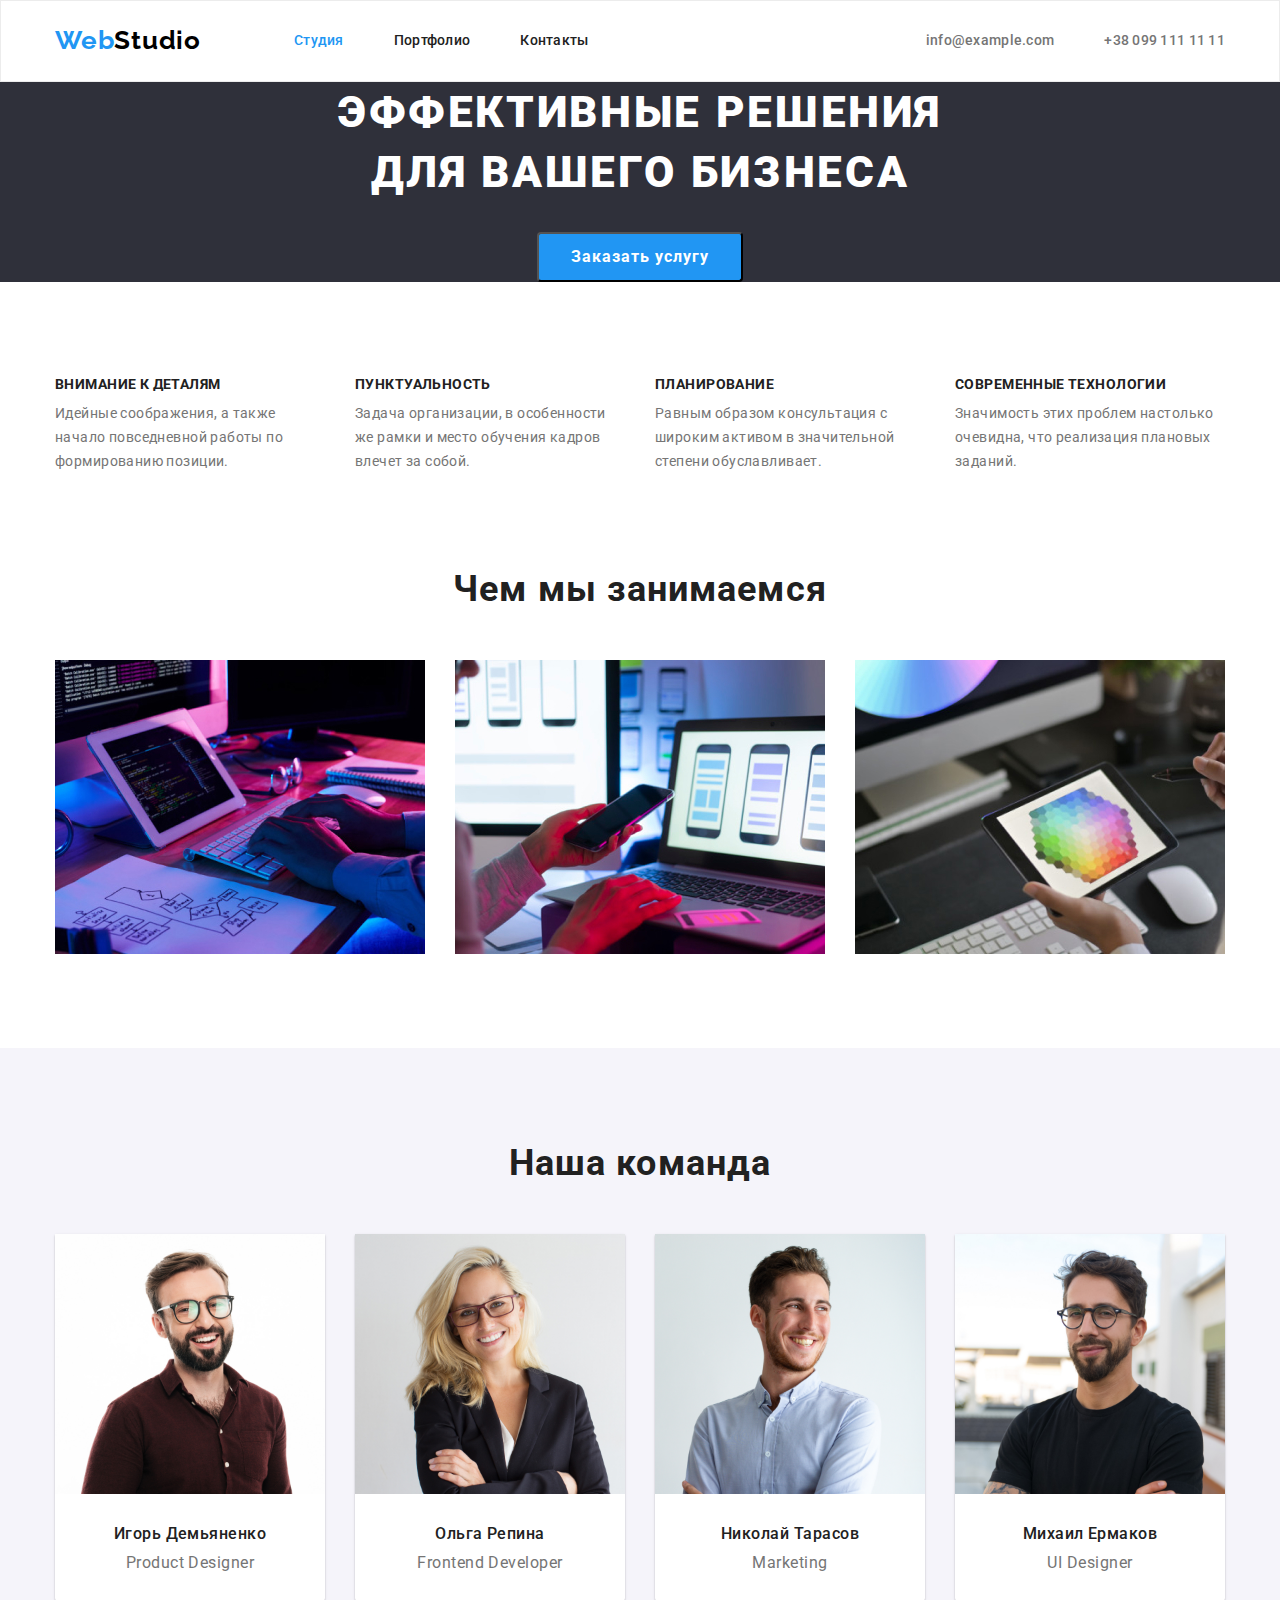
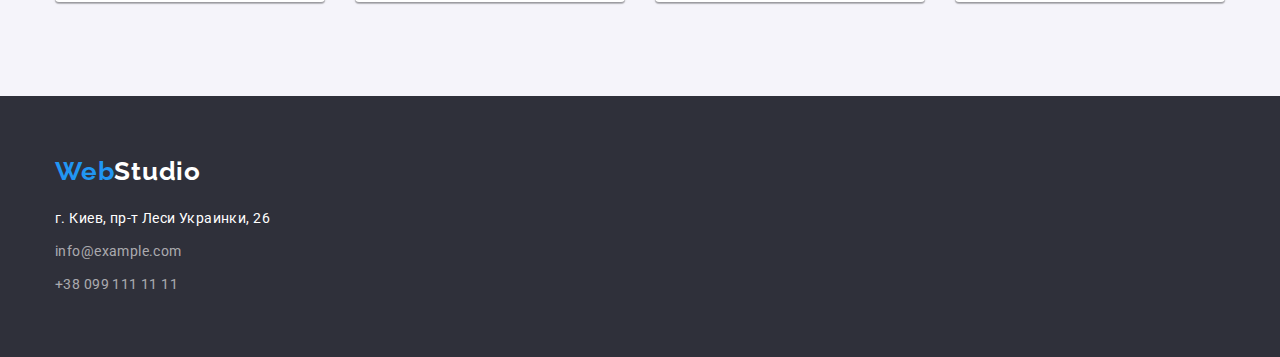
<file: index.html>
<!DOCTYPE html>
<html lang="ru">

<head>
    <meta charset="UTF-8">
    <meta name="viewport" content="width=device-width, initial-scale=1.0">
    <title>Студия</title>
    <link rel="stylesheet" href="https://cdnjs.cloudflare.com/ajax/libs/modern-normalize/1.0.0/modern-normalize.min.css">
    <link rel="preconnect" href="https://fonts.gstatic.com">
    <link href="https://fonts.googleapis.com/css2?family=Roboto:wght@400;500;700;900&display=swap" rel="stylesheet">
    <link rel="preconnect" href="https://fonts.gstatic.com">
    <link href="https://fonts.googleapis.com/css2?family=Raleway:wght@700&display=swap" rel="stylesheet">
    <link rel="stylesheet" href="./css/styles.css">
</head>

<body>
    <!-- Верхняя линия -->
    <header class="header">
        <div class="container">
            <nav class="navigation">
                <a class="logo" href="index.html">Web<span class="logo-studio-black">Studio</span></a>

                <ul class="nav-menu">
                    <li class="nav-menu-list">
                        <a class="nav-list-link current" href="index.html">Студия</a>
                    </li>
                    <li class="nav-menu-list">
                        <a class="nav-list-link" href="portfolio.html">Портфолио</a>
                    </li>
                    <li class="nav-menu-list">
                        <a class="nav-list-link" href="contacts.html">Контакты</a>
                    </li>
                </ul>
            </nav>  
            <address class="address">
            <ul class="address-list">
                <li class="address-list-item">
                    <a class="studio-address-link" href="mailto:info@example.com">info@example.com</a>
                </li>
                <li class="address-list-item">
                    <a class="studio-address-link" href="tel:+380991111111">+38 099 111 11 11</a>
                </li>
            </ul>
            </address>
        </div>
    </header>
    <main>
        <!-- Hero -->
        <section class="hero">
                <div class="hero-baner">
                    <h1 class="hero-title">Эффективные решения для вашего бизнеса</h1>
                    <button class="main-button" type="button">Заказать услугу</button>
                </div>
        </section>
        <!-- Features -->        
        <section class="studio-features">
            <div class="container">
                <h2 class="visually-hidden">Особенности студии</h2>
                    <ul class="feature-list list">
                        <li class="feature-list-item">
                            <h3 class="feauture-title">Внимание к деталям</h3>
                            <p class="feauture-description">Идейные соображения, а также начало повседневной работы по формированию позиции.</p>
                        </li>
                        <li class="feature-list-item">
                            <h3 class="feauture-title">Пунктуальность</h3>
                            <p class="feauture-description">Задача организации, в особенности же рамки и место обучения кадров влечет за собой.</p>
                        </li>
                        <li class="feature-list-item">
                            <h3 class="feauture-title">Планирование</h3>
                            <p class="feauture-description">Равным образом консультация с широким активом в значительной степени обуславливает.</p>
                        </li>
                        <li class="feature-list-item">
                            <h3 class="feauture-title">Современные технологии</h3>
                            <p class="feauture-description">Значимость этих проблем настолько очевидна, что реализация плановых заданий.</p>
                        </li>
                    </ul>
            </div>
        </section>
        <!-- About pic -->
        <section class="gallery-container section">
            <div class="container">
                <h2 class="gallery-title">Чем мы занимаемся</h2>
                    <ul class="gallery-list list">
                        <li class="gallery-list-item">
                            <img src="./images/gallery/gallery-1.jpg" alt="программист печатает код" width="370" height="294">
                        </li>
                        <li class="gallery-list-item">
                            <img src="./images/gallery/gallery-2.jpg" alt="программист выбирает разметку страницы смартфона"
                                width="370" height="294">
                        </li>
                        <li class="gallery-list-item">
                            <img src="./images/gallery/gallery-3.jpg" alt="дизайнер выбирает цвет на планшете" width="370"
                                height="294">
                        </li>
                    </ul>
            </div>
        </section>
        <!-- Our team -->
        <section class="studio-team section">
            <div class="container">
                <h2 class="team-title">Наша команда</h2>
                <ul class="team-list list">
                    <li class="team-list-item">
                        <img src="./images/specialists/specialists-1.jpg" alt="Игорь Демьяненко" width="270" height="260">
                        <div class="team-wrapper">
                            <h3 class="team-member">Игорь Демьяненко</h3>
                            <p class="member-post" lang="en">Product Designer</p>
                        </div>
                    </li>
                    <li class="team-list-item">
                        <img src="./images/specialists/specialists-2.jpg" alt="Ольга Репина" width="270" height="260">
                        <div class="team-wrapper">
                            <h3 class="team-member">Ольга Репина</h3>
                            <p class="member-post" lang="en">Frontend Developer</p>
                        </div>
                    </li>
                    <li class="team-list-item">
                        <img src="./images/specialists/specialists-3.jpg" alt="Николай Тарасов" width="270" height="260">
                        <div class="team-wrapper">
                            <h3 class="team-member">Николай Тарасов</h3>
                            <p class="member-post" lang="en">Marketing</p>
                        </div>
                    </li>
                    <li class="team-list-item">
                        <img src="./images/specialists/specialists-4.jpg" alt="Михаил Ермаков" width="270" height="260">
                        <div class="team-wrapper">
                            <h3 class="team-member">Михаил Ермаков</h3>
                            <p class="member-post" lang="en">UI Designer</p>
                        </div>
                    </li>
                </ul>
            </div>
        </section>
    </main>
    <!-- Подвал -->
    <footer class="footer"> 
        <div class="footer-container container">
            <a class="logo" href="./">Web<span class="logo-studio-white">Studio</span></a>
                <ul class="address">
                    <li class="address-item ">
                        <a class="footer-address" href="https://goo.gl/maps/x4nBV2eikP3uwNPG8" target="_blank">г. Киев, пр-т
                            Леси Украинки, 26</a>
                    </li>
                    <li class="mail-item">
                        <a class="footer-mail" href="mailto:info@example.com">info@example.com</a>
                    </li>
                    <li class="tel-item">
                        <a class="footer-tel" href="tel:+380991111111">+38 099 111 11 11</a>
                    </li>
                </ul>

        </div>
    </footer>
    </body>
    
    </html>
</file>
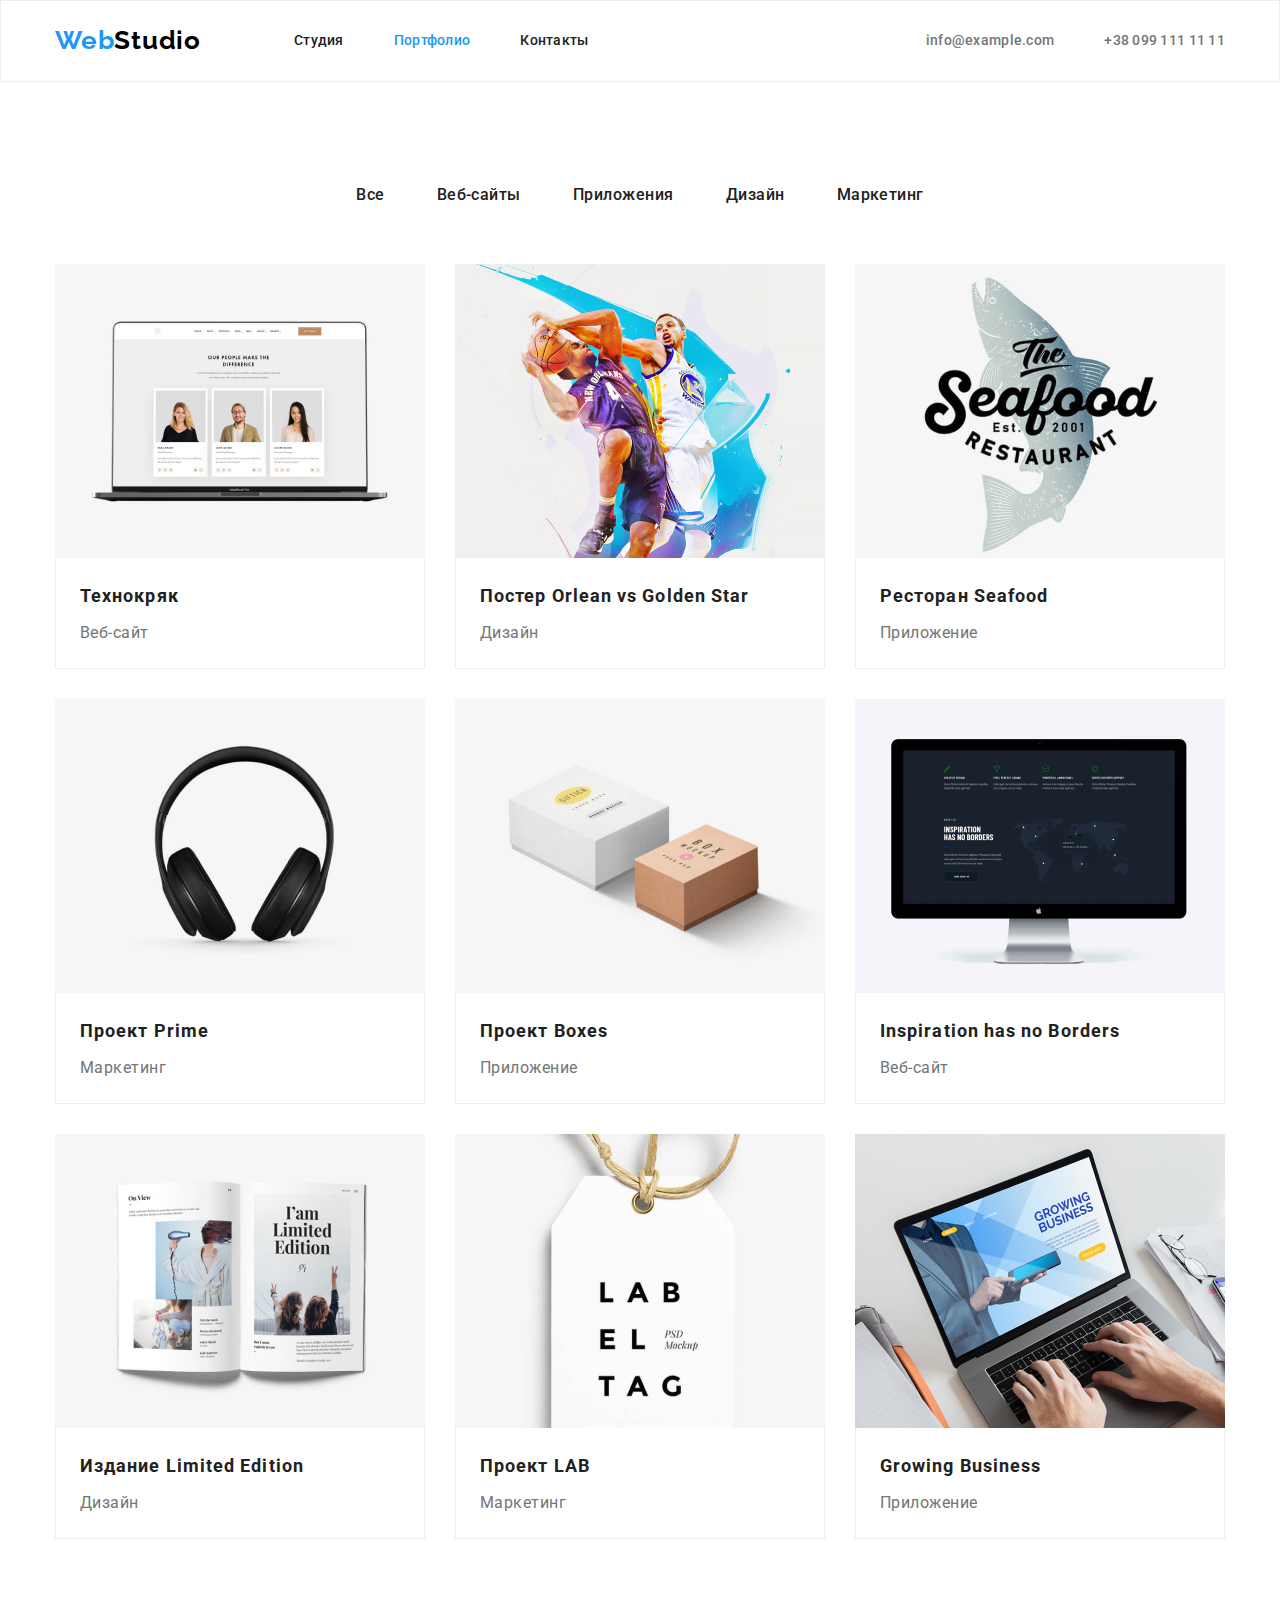
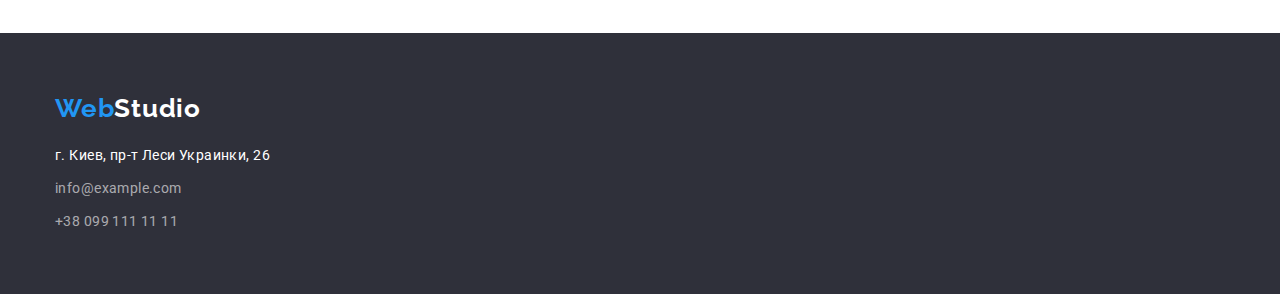
<file: portfolio.html>
<!DOCTYPE html>
<html lang="ru">

<head>
    <meta charset="UTF-8">
    <meta name="viewport" content="width=device-width, initial-scale=1.0">
    <title>Студия</title>
    <link rel="stylesheet" href="https://cdnjs.cloudflare.com/ajax/libs/modern-normalize/1.0.0/modern-normalize.min.css">
    <link rel="preconnect" href="https://fonts.gstatic.com">
    <link href="https://fonts.googleapis.com/css2?family=Roboto:wght@400;500;700;900&display=swap" rel="stylesheet">
    <link rel="preconnect" href="https://fonts.gstatic.com">
    <link href="https://fonts.googleapis.com/css2?family=Raleway:wght@700&display=swap" rel="stylesheet">
    <link rel="stylesheet" href="./css/styles.css">
</head>

<body>
    <!-- Верхняя линия -->
    <header class="header">
        <div class="container">
            <nav class="navigation">
                <a class="logo" href="index.html">Web<span class="logo-studio-black">Studio</span></a>
    
                <ul class="nav-menu">
                    <li class="nav-menu-list">
                        <a class="nav-list-link" href="index.html">Студия</a>
                    </li>
                    <li class="nav-menu-list">
                        <a class="nav-list-link current" href="portfolio.html">Портфолио</a>
                    </li>
                    <li class="nav-menu-list">
                        <a class="nav-list-link" href="contacts.html">Контакты</a>
                    </li>
                </ul>
            </nav>
            <address class="address">
                <ul class="address-list">
                    <li class="address-list-item">
                        <a class="studio-address-link" href="mailto:info@example.com">info@example.com</a>
                    </li>
                    <li class="address-list-item">
                        <a class="studio-address-link" href="tel:+380991111111">+38 099 111 11 11</a>
                    </li>
                </ul>
            </address>
        </div>
    </header>
    <!-- portfolio -->
    <main>
        <section class="portfolio section">
            <div class="container">
                <h1 class="visually-hidden">портфолио студии</h1>
                <ul class="portfolio-button">
                    <li class="item"><a href="" class="button">Все</a> </li>
                    <li class="item"><a href="" class="button">Веб-сайты</a> </li>
                    <li class="item"><a href="" class="button">Приложения</a> </li>
                    <li class="item"><a href="" class="button">Дизайн</a> </li>
                    <li class="item"><a href="" class="button">Маркетинг</a> </li>
                </ul>
                <ul class="card-set">
                    <li class="card-item">
                            <a href=""><img class="card-img" src="./images/portfolio-img/img-1.jpg" alt="ноутбук с открытой веб-страницей" width="370" height="294">
                                <div class="card-content">
                                    <h2 class="card-item-title">Технокряк</h2>
                                    <p class="card-item-type">Веб-сайт</p>
                                </div>
                            </a>
                    </li>

                    <li class="card-item">
                            <a href=""><img class="card-img" src="./images/portfolio-img/img-2.jpg" alt="два баскетболиста с мячом" width="370" height="294">
                                <div class="card-content">
                                    <h2 class="card-item-title">Постер <span lang="en">Orlean vs Golden Star</span></h2>
                                    <p class="card-item-type">Дизайн</p>
                                </div>
                            </a>
                    </li>

                    <li class="card-item">
                            <a href=""><img class="card-img" src="./images/portfolio-img/img-3.jpg" alt="логотип ресторана" width="370" height="294">
                                <div class="card-content">
                                    <h2 class="card-item-title">Ресторан <span lang="en">Seafood</span></h2>
                                    <p class="card-item-type">Приложение</p>
                                </div>
                            </a>
                    </li>

                    <li class="card-item">
                            <a href=""><img class="card-img" src="./images/portfolio-img/img-4.jpg" alt="наушники" width="370" height="294">
                                <div class="card-content">
                                    <h2 class="card-item-title">Проект <span lang="en">Prime</span></h2>
                                    <p class="card-item-type">Маркетинг</p>
                                </div>
                            </a>
                    </li>

                    <li class="card-item">
                            <a href=""><img class="card-img" src="./images/portfolio-img/img-5.jpg" alt="две коробки" width="370" height="294">
                                <div class="card-content">
                                    <h2 class="card-item-title">Проект <span lang="en">Boxes</span></h2>
                                    <p class="card-item-type">Приложение</p>
                                </div>
                            </a>
                    </li>

                    <li class="card-item">
                            <a href=""><img class="card-img" src="./images/portfolio-img/img-6.jpg" alt="моноблочный пк с открытой веб-страницей" width="370" height="294">
                                <div class="card-content">
                                    <h2 class="card-item-title"><span lang="en">Inspiration has no Borders</span></h2>
                                    <p class="card-item-type">Веб-сайт</p>
                                </div>
                            </a>
                    </li>
                            
                    <li class="card-item">
                            <a href=""><img class="card-img" src="./images/portfolio-img/img-7.jpg" alt="открытая книга" width="370" height="294">
                                <div class="card-content">
                                    <h2 class="card-item-title">Издание <span lang="en">Limited Edition</span></h2>
                                    <p class="card-item-type">Дизайн</p>
                                </div>
                            </a>
                    </li>

                    <li class="card-item">
                            <a href=""><img class="card-img" src="./images/portfolio-img/img-8.jpg" alt="бирка с логотипом" width="370" height="294">
                                <div class="card-content">
                                    <h2 class="card-item-title">Проект <span lang="en">LAB</span></h2>
                                    <p class="card-item-type">Маркетинг</p>
                                </div>
                            </a>
                    </li>

                    <li class="card-item ">
                            <a href=""><img src="./images/portfolio-img/img-9.jpg" alt="человек печатает на ноутбуке" width="370" height="294">
                                <div class="card-content">
                                    <h2 class="card-item-title"><span lang="en">Growing Business</span></h2>
                                    <p class="card-item-type">Приложение</p>
                                </div>
                            </a>
                    </li>
                </ul>
            </div>
        </section>


    </main>
    <!-- Подвал -->
    <footer class="footer">
        <div class="footer-container container">
            <a class="logo" href="./">Web<span class="logo-studio-white">Studio</span></a>
            <ul class="address">
                <li class="address-item ">
                    <a class="footer-address" href="https://goo.gl/maps/x4nBV2eikP3uwNPG8" target="_blank">г. Киев, пр-т
                        Леси Украинки, 26</a>
                </li>
                <li class="mail-item">
                    <a class="footer-mail" href="mailto:info@example.com">info@example.com</a>
                </li>
                <li class="tel-item">
                    <a class="footer-tel" href="tel:+380991111111">+38 099 111 11 11</a>
                </li>
            </ul>
        
        </div>
    </footer>
    </body>
    
    </html>
</file>
<file: css/styles.css>
:root {
  --card-set-gap: 30px;
}

h1,
h2,
h3,
h4,
h5,
h6 {
  margin: 0;
}

.list {
  list-style: none;
}

.link {
  text-decoration: none;
}

ul,
ol {
  margin: 0;
  padding: 0;
}

p {
  margin: 0;
}

img {
  display: block;
  max-width: 100%;
  height: auto;
}

body {
  scroll-behavior: smooth;
}

ul {
  list-style-type: none;
}

.section {
  padding-top: 94px;
  padding-bottom: 94px;
}

.container {
  width: 1200px;
  margin: 0 auto;
  padding-right: 15px;
  padding-left: 15px;
  margin-left: auto;
  margin-right: auto;
}

a {
  text-decoration: none;
}

.visually-hidden {
  position: absolute;
  width: 1px;
  height: 1px;
  margin: -1px;
  border: 0;
  padding: 0;
  white-space: nowrap;
  clip-path: inset(100%);
  clip: rect(0 0 0 0);
  overflow: hidden;
}

/* ========== HEADER ==========*/

.header {
  display: flex;
  align-items: center;
  padding-top: 24px;
  padding-bottom: 25px;
  border: 1px solid #ececec;
}

.header .container {
  display: flex;
  align-items: center;
}

.navigation {
  display: flex;
  align-items: center;
}

.nav-menu {
  display: flex;
  /*padding-top: 32px;
  padding-bottom: 32px;*/
}

.logo-studio-black {
  color: black;
}

.logo-studio-white {
  color: white;
}

.nav-menu-list:not(:last-child) {
  margin-right: 50px;
}

.header .address {
  margin-left: auto;
}

.header .logo {
  font-family: "Raleway", sans-serif;
  font-weight: 700;
  font-size: 26px;
  line-height: 1.192;
  letter-spacing: 0.03em;
  color: #2196f3;
  margin-right: 93px;
}

.nav-menu .nav-list-link.current {
  color: #2196f3;
}
.nav-list-link {
  font-family: "Roboto", sans-serif;
  font-weight: 500;
  font-size: 14px;
  line-height: 1.143;
  letter-spacing: 0.02em;
  color: #212121;
}

.nav-list-link:hover,
.nav-list-link:focus,
.studio-address-link:hover,
.studio-address-link:focus {
  color: #2196f3;
}

.address-list {
  display: flex;
  font-style: normal;
}

.address-list-item:not(:last-child) {
  margin-right: 50px;
}

.studio-address-link {
  font-family: "Roboto", sans-serif;
  font-weight: 500;
  font-size: 14px;
  line-height: 1.143;
  letter-spacing: 0.02em;
  color: #757575;
}

/* ========== HERO ==========*/
.hero-baner {
  background: #2f303a;
  text-align: center;
  justify-content: center;
  align-items: center;
}

.hero-title {
  font-family: "Roboto", sans-serif;
  width: 696px;
  height: 120px;
  left: 452px;
  top: 280px;
  margin: auto;
  font-weight: 900;
  font-size: 44px;
  line-height: 1.364;
  letter-spacing: 0.06em;
  text-transform: uppercase;
  color: #ffffff;
  margin-bottom: 30px;
}

.hero .main-button {
  display: block;
  margin: 0 auto;
}

.main-button {
  font-family: "Roboto", sans-serif;
  font-weight: 700;
  font-size: 16px;
  letter-spacing: 0.06em;
  background: #2196f3;
  color: #ffffff;
  min-width: 200px;
  height: 50px;
  padding: 10px 32px;
  border-radius: 4px;
  cursor: pointer;
}

/* ========== FEATURES ==========*/

.feauture-title {
  font-family: "Roboto", sans-serif;
  font-weight: 700;
  font-size: 14px;
  line-height: 1.143;
  letter-spacing: 0.03em;
  text-transform: uppercase;
  color: #212121;
  margin-bottom: 10px;
}

.feauture-description {
  font-family: Roboto;
  font-weight: 400;
  font-size: 14px;
  line-height: 1.714;
  letter-spacing: 0.03em;
  color: #757575;
}

.feature-list {
  display: flex;
  justify-content: space-between;
  padding-top: 94px;
}

.feature-list-item:not(:last-child) {
  margin-right: 30px;
}

.feature-list-item {
  width: 270px;
}
/* ========== ABOUT PIC ==========*/

.gallery-title {
  font-family: "Roboto", sans-serif;
  text-align: center;
  font-weight: 700;
  font-size: 36px;
  line-height: 1.167;
  letter-spacing: 0.03em;
  margin-bottom: 50px;

  color: #212121;
}

.gallery-list {
  display: flex;
}

.gallery-list-item:not(:last-child) {
  margin-right: 30px;
}
/* ========== OUR TEAM ==========*/

.studio-team {
  background-color: #f5f4fa;
}

.team-wrapper {
  padding-top: 30px;
}

.team-title {
  font-family: "Roboto", sans-serif;

  text-align: center;
  font-weight: 700;
  font-size: 36px;
  line-height: 1.167;
  letter-spacing: 0.03em;
  color: #212121;
  margin-bottom: 50px;
}

.team-list {
  display: flex;
  justify-content: center;
}

.team-member {
  font-family: "Roboto", sans-serif;
  text-align: center;
  font-weight: 500;
  font-size: 16px;
  line-height: 1.188;
  letter-spacing: 0.03em;
  color: #212121;
  margin-bottom: 10px;
}

.member-post {
  font-family: "Roboto", sans-serif;
  text-align: center;
  font-weight: 400;
  font-size: 16px;
  line-height: 1.188;
  letter-spacing: 0.03em;
  color: #757575;
}

.team-list-item:not(:last-child) {
  margin-right: 30px;
}

.team-list-item {
  background: #ffffff;
  box-shadow: 0px 1px 3px rgba(0, 0, 0, 0.12), 0px 1px 1px rgba(0, 0, 0, 0.14),
    0px 2px 1px rgba(0, 0, 0, 0.2);
  border-radius: 0px 0px 4px 4px;
  padding-bottom: 30px;
}

/* ========== FOOTER ==========*/

.footer {
  background-color: #2f303a;
}

.address-item:not(:last-child) {
  margin-bottom: 9px;
}

.address-item {
  text-decoration: none;
}

.footer-address {
  font-family: "Roboto", sans-serif;
  font-weight: 400;
  font-size: 14px;
  line-height: 1.714;
  letter-spacing: 0.03em;
  color: #ffffff;
  margin-top: 20px;
}

.footer-container {
  padding-top: 60px;
  padding-bottom: 60px;
}

.footer-container .address {
  margin-top: 20px;
}

.footer-container .logo {
  font-family: "Raleway", sans-serif;
  font-weight: 700;
  font-size: 26px;
  line-height: 1.192;
  letter-spacing: 0.03em;
  color: #2196f3;
}

.footer-mail,
.footer-tel {
  font-family: "Roboto", sans-serif;
  font-weight: 400;
  font-size: 14px;
  line-height: 1.714;
  letter-spacing: 0.03em;
  color: rgba(255, 255, 255, 0.6);
}

.mail-item {
  margin-bottom: 9px;
}

/* ========== PORTFOLIO ==========*/

.button-list {
  display: flex;
  justify-content: center;
}

/*========== FLEX-CONTAINER ==========*/
.portfolio-button {
  display: flex;
  justify-content: center;
  margin-bottom: 50px;
}

.flex-container {
  padding-left: 15px;
  padding-right: 15px;
  margin-right: auto;
  margin-left: auto;
  display: flex;
  flex-wrap: wrap;
}

/*.card-content {
  padding-right: 24px;
  padding-left: 24px;
  padding-top: 20px;
  padding-bottom: 20px;
}*/

.card-set {
  padding: 0;
  margin: 0;
  list-style: none;
  /*outline: 1px solid tomato;*/
  display: flex;
  flex-wrap: wrap;
  margin-left: -30px;
  margin-top: -30px;
}

.card-set > .card-item {
  /*outline: 1px solid yellow;*/
  flex-basis: calc(100% / 3 - var(--card-set-gap));
  margin-left: var(--card-set-gap);
  margin-top: var(--card-set-gap);
}

.card-item {
  /*
  width: 370px;
  margin-right: 30px;
  margin-bottom: 30px;
  background-color: green;*/
}

.button-list {
  margin-top: 94px;
  margin-bottom: 50px;
  margin-left: auto;
  margin-right: auto;
}

.button {
  display: inline-block;
  text-align: center;
  padding: 6px 22px;
  font-family: "Roboto", sans-serif;
  font-weight: 500;
  font-size: 16px;
  line-height: 1.625;
  letter-spacing: 0.03em;
  color: #212121;

  border-radius: 4px;
}

.button:hover,
.button:focus {
  color: #ffffff;
  background-color: #2196f3;
  box-shadow: 0px 3px 1px rgba(0, 0, 0, 0.1), 0px 1px 2px rgba(0, 0, 0, 0.08),
    0px 2px 2px rgba(0, 0, 0, 0.12);
}

.item:not(:last-child) {
  margin-right: 8px;
}

.card-item-title {
  font-family: "Roboto", sans-serif;
  font-weight: 700;
  font-size: 18px;
  line-height: 2;
  letter-spacing: 0.06em;
  color: #212121;
}

.card-item-type {
  font-family: "Roboto", sans-serif;
  font-weight: 400;
  font-size: 16px;
  line-height: 1.875;
  letter-spacing: 0.03em;
  color: #757575;
  margin-top: 4px;
}

.card-content {
  padding: 20px 24px;
  background: #ffffff;
  border: 1px solid #eeeeee;
  border-top: none;
  box-sizing: border-box;
}
</file>
